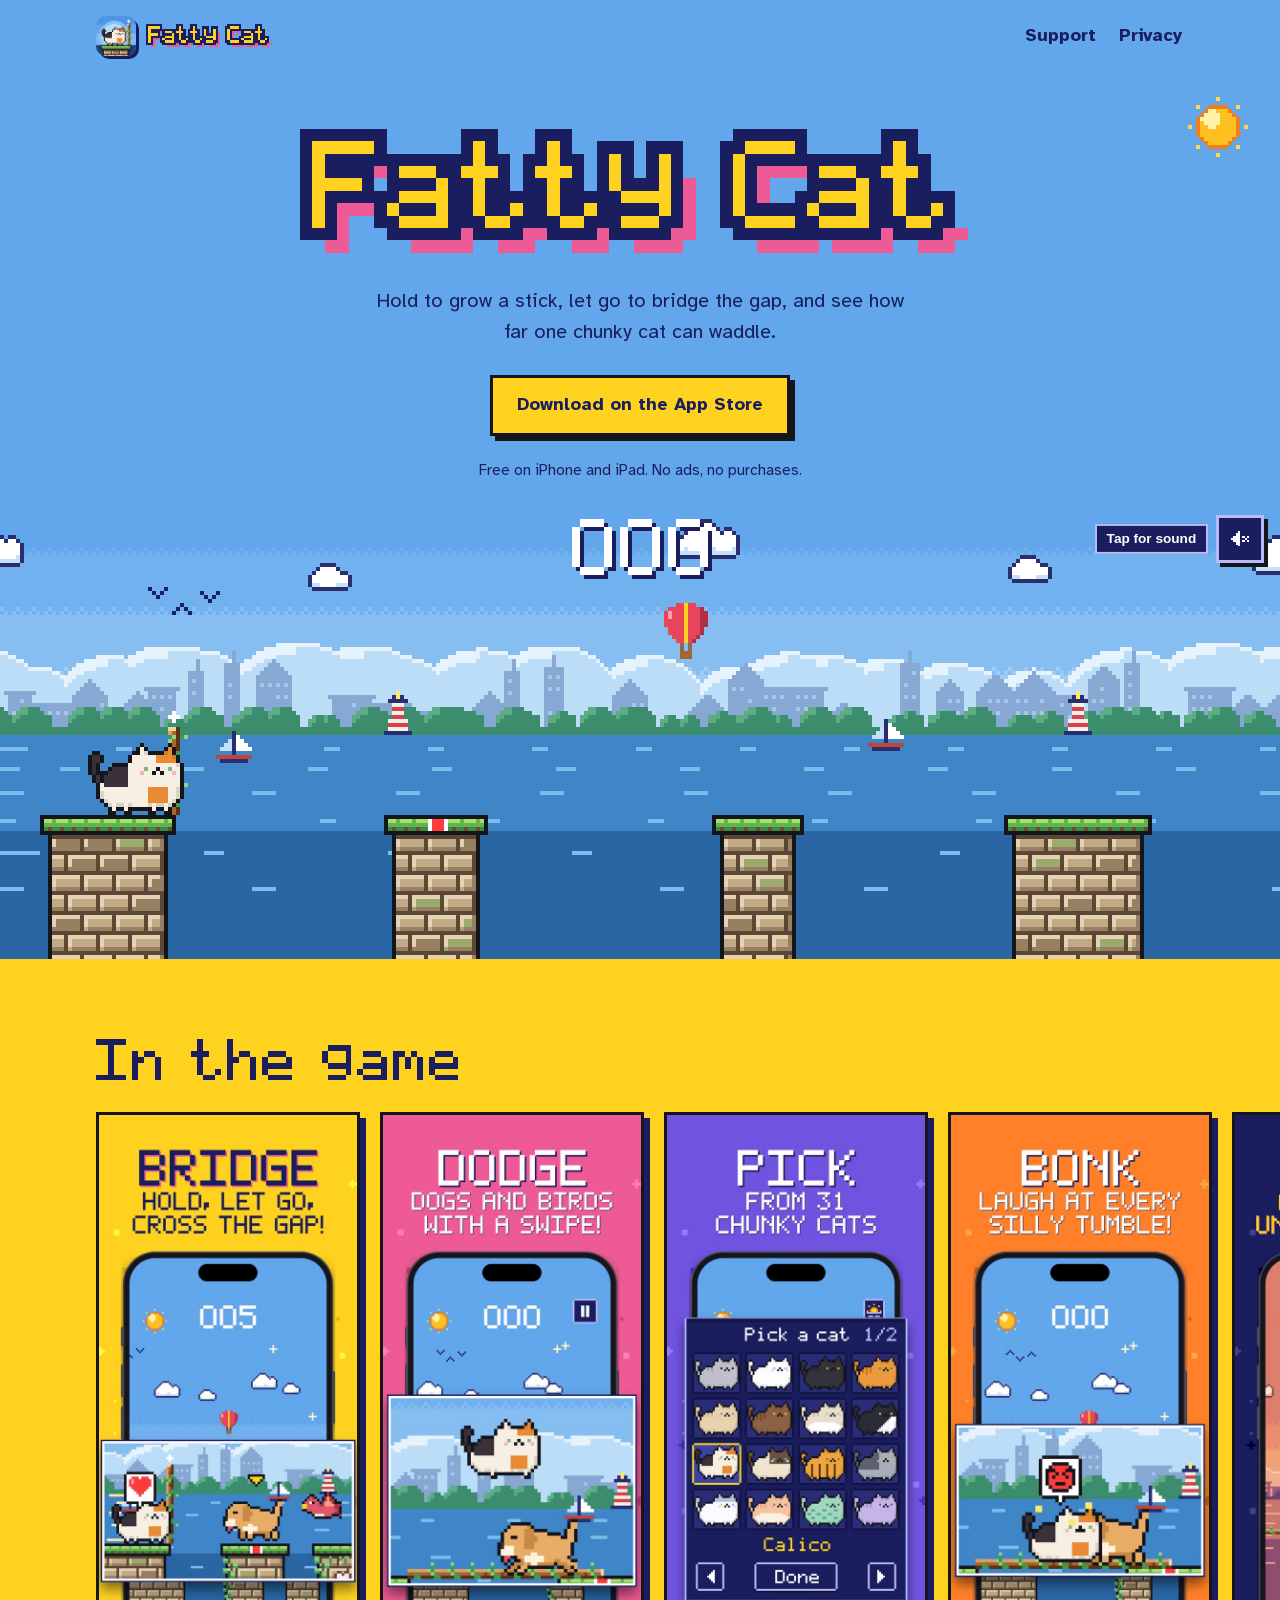
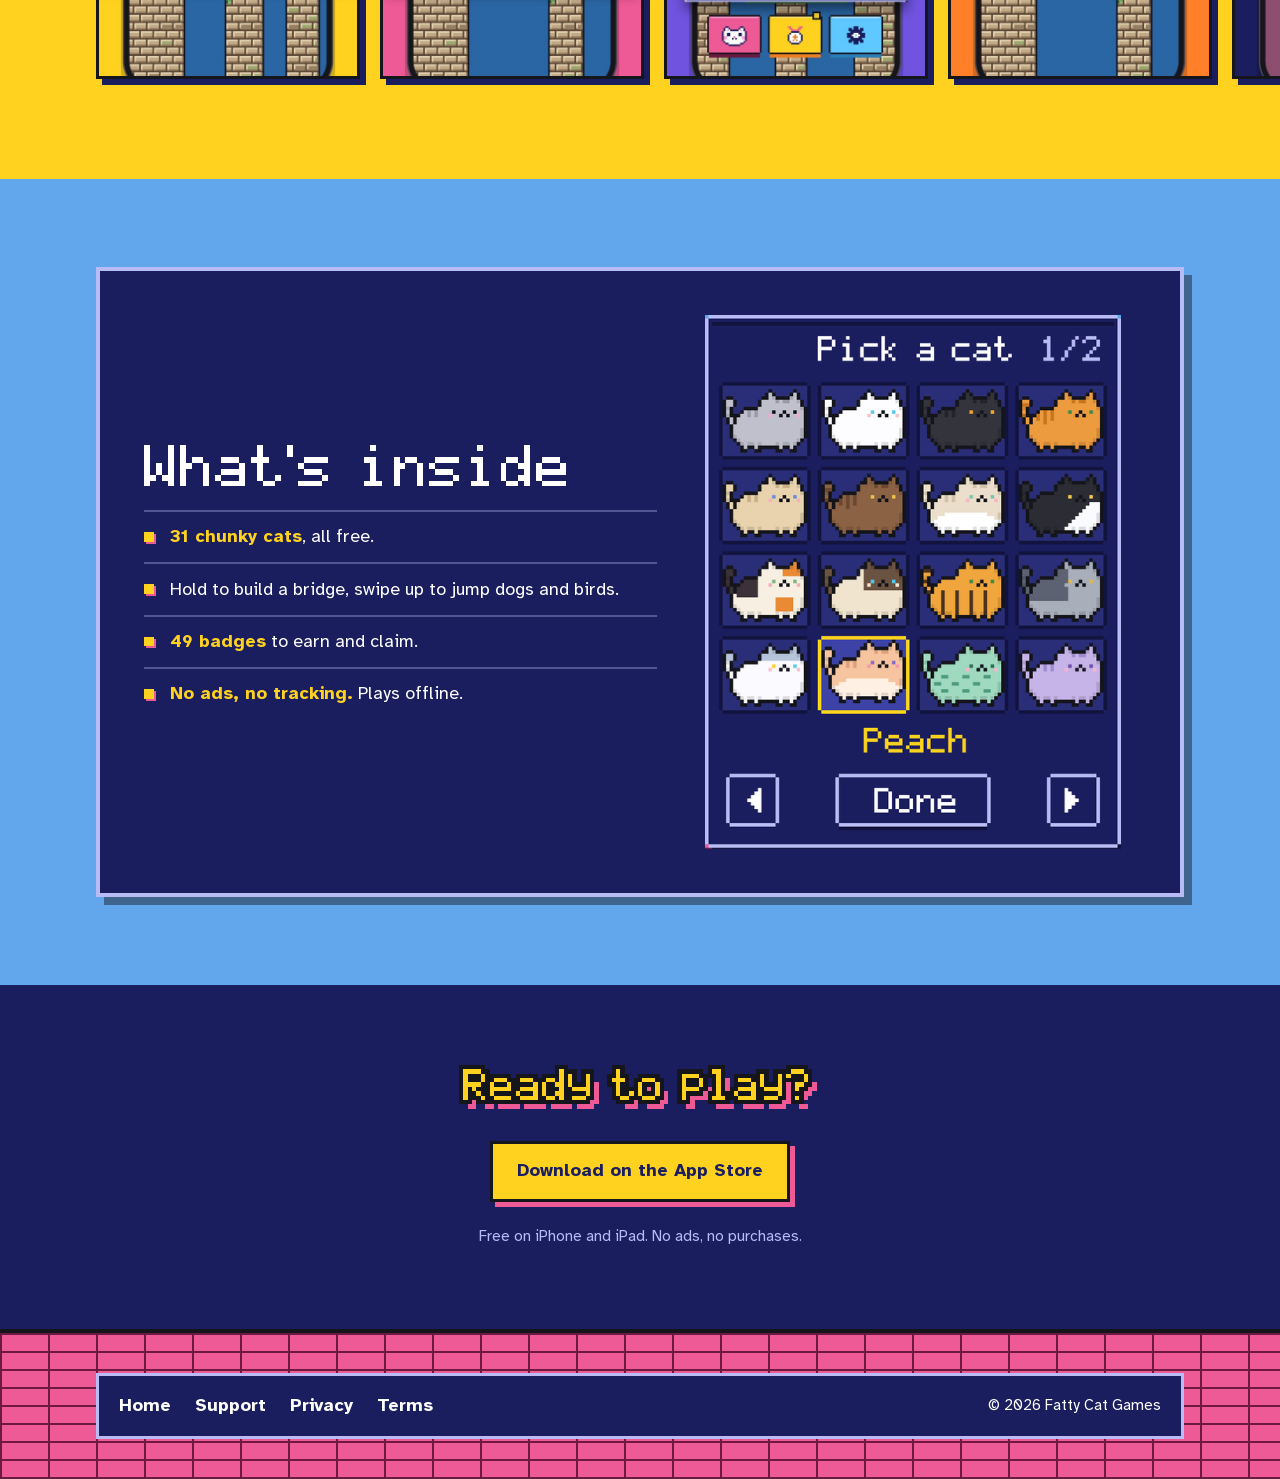
<file: index.html>
<!doctype html>
<html lang="en">
<head>
<meta charset="utf-8">
<meta name="viewport" content="width=device-width, initial-scale=1">
<title>Fatty Cat: a one-finger pixel bridge game for iPhone and iPad</title>
<meta name="description" content="Hold to grow a stick, let go to bridge the gap. A free pixel-art arcade game with 31 chunky cats, no ads and no purchases.">
<link rel="canonical" href="https://hienhodeveloper.github.io/fatty-cat-site/">
<meta property="og:type" content="website">
<meta property="og:title" content="Fatty Cat: a one-finger pixel bridge game for iPhone and iPad">
<meta property="og:description" content="Hold to grow a stick, let go to bridge the gap. A free pixel-art arcade game with 31 chunky cats, no ads and no purchases.">
<meta property="og:url" content="https://hienhodeveloper.github.io/fatty-cat-site/">
<meta property="og:image" content="https://hienhodeveloper.github.io/fatty-cat-site/assets/og.png">
<meta name="twitter:card" content="summary_large_image">
<meta name="apple-itunes-app" content="app-id=6810916736">
<meta name="theme-color" content="#62a6ec">
<link rel="icon" type="image/png" href="assets/favicon.png">
<link rel="apple-touch-icon" href="assets/apple-touch-icon.png">
<link rel="preload" href="assets/fonts/atkinson-400.woff2" as="font" type="font/woff2" crossorigin>
<link rel="stylesheet" href="assets/style.css?v=5">
</head>
<body>
<header class="wrap top">
  <a class="brand" href="index.html"><img src="assets/apple-touch-icon.png" alt="" width="40" height="40"><span class="px" data-px>Fatty Cat</span></a>
  <nav class="nav" aria-label="Main"><a href="support.html">Support</a><a href="privacy.html">Privacy</a></nav>
</header>
<main>
<section class="hero" aria-labelledby="title">
  <div class="wrap">
    <h1 id="title" class="px px-center" data-px>Fatty Cat</h1>
    <p class="lede">Hold to grow a stick, let go to bridge the gap, and see how far one chunky cat can waddle.</p>
    <a class="cta cta-pulse" href="https://apps.apple.com/vn/app/fatty-cat-offline-game/id6810916736" rel="noopener">Download on the App Store</a>
    <span class="cta-note">Free on iPhone and iPad. No ads, no purchases.</span>
  </div>
  <canvas id="scene" class="scene" role="img" aria-label="Pixel river scene: the cat builds a stick bridge, jumps a charging dog and a bird, and keeps crossing"></canvas>
</section>

<section class="screens" aria-labelledby="screens-title">
  <div class="wrap"><h2 id="screens-title" class="px" data-px>In the game</h2></div>
  <ul class="strip">
      <li><img src="assets/shots/01-bridge.jpg" width="540" height="1174" loading="lazy" alt="Bridge: hold, let go, cross the gap. The cat stands on a brick pillar as its stick falls toward the next one."></li>
      <li><img src="assets/shots/02-dodge.jpg" width="540" height="1174" loading="lazy" alt="Dodge dogs and birds with a swipe: the cat leaps over a charging dog."></li>
      <li><img src="assets/shots/03-pick.jpg" width="540" height="1174" loading="lazy" alt="Pick from 31 chunky cats: the Pick a cat screen with a grid of pixel cats."></li>
      <li><img src="assets/shots/04-bonk.jpg" width="540" height="1174" loading="lazy" alt="Bonk: laugh at every silly tumble when a dog knocks the cat off."></li>
      <li><img src="assets/shots/05-relax.jpg" width="540" height="1174" loading="lazy" alt="Relax under day and night skies: the cat crossing pillars at night."></li>
      <li><img src="assets/shots/06-beat.jpg" width="540" height="1174" loading="lazy" alt="Beat your best with Perfect +2: the cat lands in the middle of a pillar for a bonus."></li>
      <li><img src="assets/shots/07-play.jpg" width="540" height="1174" loading="lazy" alt="Free, no ads, no wifi needed: the Fatty Cat start screen with the Play button."></li>
      <li><img src="assets/shots/08-badges.jpg" width="540" height="1174" loading="lazy" alt="Collect 49 badges to earn and claim: the Badges screen with progress bars."></li>
  </ul>
</section>

<section class="inside wrap" aria-labelledby="inside-title">
  <div class="panel">
    <div>
      <h2 id="inside-title" class="px" data-px>What's inside</h2>
      <ul class="facts">
        <li><strong>31 chunky cats</strong>, all free.</li>
        <li>Hold to build a bridge, swipe up to jump dogs and birds.</li>
        <li><strong>49 badges</strong> to earn and claim.</li>
        <li><strong>No ads, no tracking.</strong> Plays offline.</li>
      </ul>
    </div>
    <img src="assets/cats.png" width="530" height="680" loading="lazy" alt="The Pick a cat screen showing 16 of the 31 cats, with Peach selected.">
  </div>
</section>
<section class="final" aria-labelledby="final-title">
  <div class="wrap">
    <h2 id="final-title" class="px px-center" data-px>Ready to play?</h2>
    <a class="cta" href="https://apps.apple.com/vn/app/fatty-cat-offline-game/id6810916736" rel="noopener">Download on the App Store</a>
    <span class="cta-note">Free on iPhone and iPad. No ads, no purchases.</span>
  </div>
</section>
</main>
<button id="sound" class="sound" type="button" aria-pressed="false" aria-label="Turn sound on"></button>
<footer class="foot">
  <div class="wrap">
    <nav aria-label="Footer"><a href="index.html">Home</a><a href="support.html">Support</a><a href="privacy.html">Privacy</a><a href="terms.html">Terms</a></nav>
    <small>&copy; 2026 Fatty Cat Games</small>
  </div>
</footer>
<script src="assets/pixel.js?v=5" defer></script>
<script src="assets/audio.js?v=5" defer></script>
<script src="assets/scene.js?v=5" defer></script>
</body>
</html>
</file>
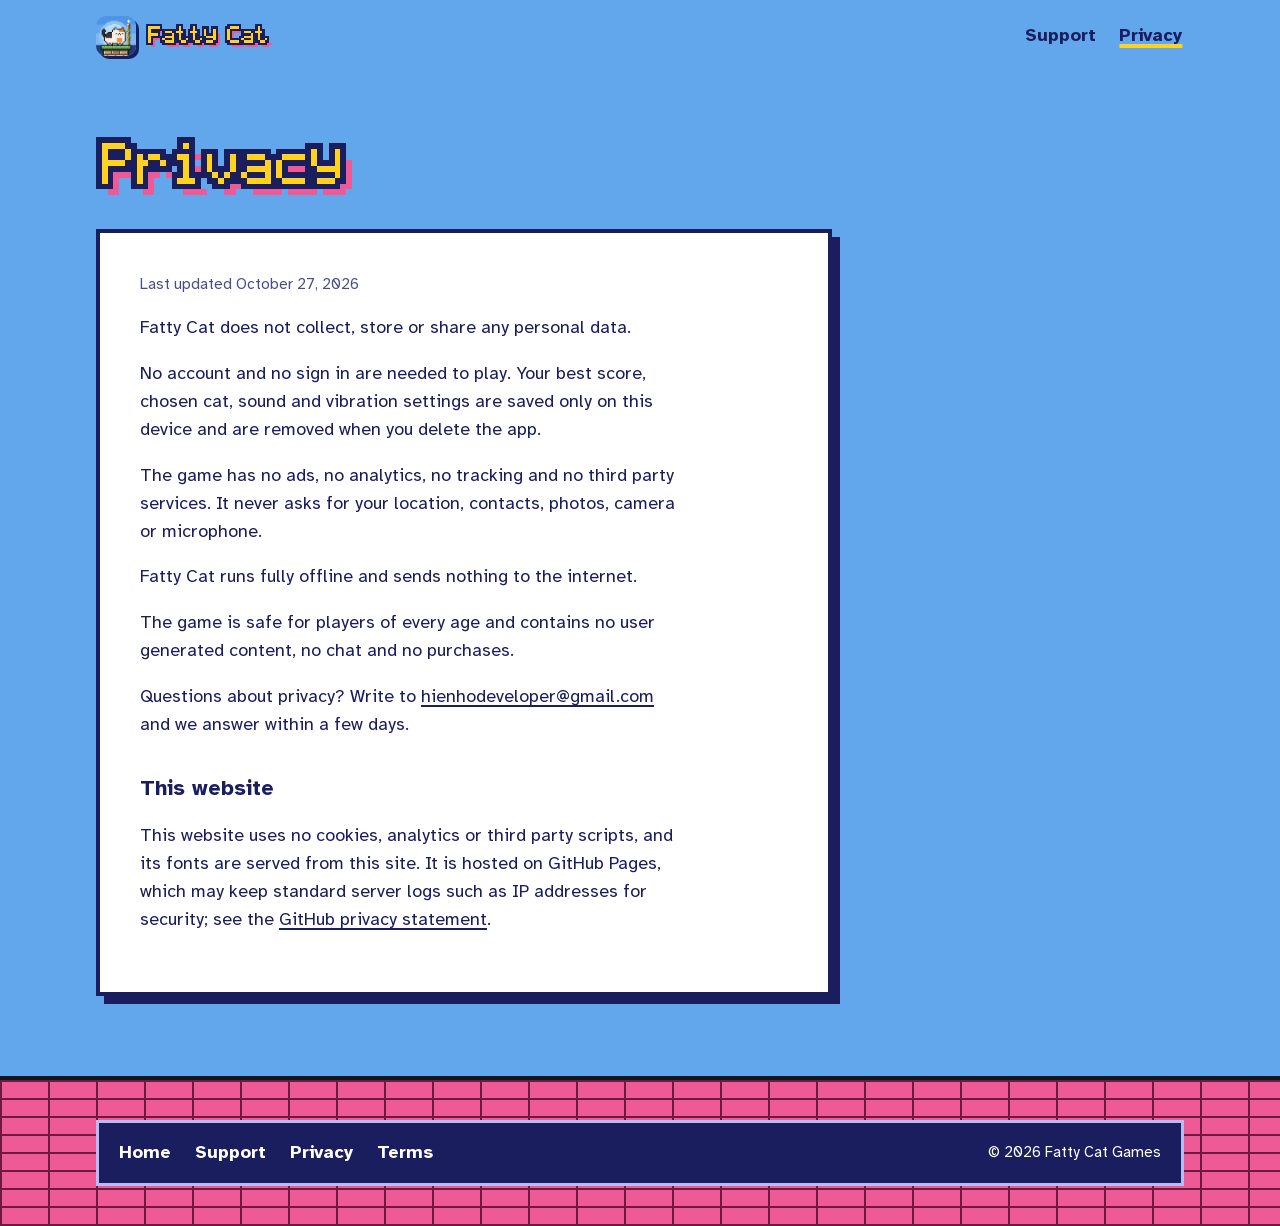
<file: privacy.html>
<!doctype html>
<html lang="en">
<head>
<meta charset="utf-8">
<meta name="viewport" content="width=device-width, initial-scale=1">
<title>Fatty Cat privacy policy</title>
<meta name="description" content="Fatty Cat does not collect, store or share any personal data.">
<link rel="canonical" href="https://hienhodeveloper.github.io/fatty-cat-site/privacy.html">
<meta property="og:type" content="website">
<meta property="og:title" content="Fatty Cat privacy policy">
<meta property="og:description" content="Fatty Cat does not collect, store or share any personal data.">
<meta property="og:url" content="https://hienhodeveloper.github.io/fatty-cat-site/privacy.html">
<meta property="og:image" content="https://hienhodeveloper.github.io/fatty-cat-site/assets/og.png">
<meta name="twitter:card" content="summary_large_image">
<meta name="theme-color" content="#62a6ec">
<link rel="icon" type="image/png" href="assets/favicon.png">
<link rel="apple-touch-icon" href="assets/apple-touch-icon.png">
<link rel="preload" href="assets/fonts/atkinson-400.woff2" as="font" type="font/woff2" crossorigin>
<link rel="stylesheet" href="assets/style.css?v=5">
</head>
<body>
<header class="wrap top">
  <a class="brand" href="index.html"><img src="assets/apple-touch-icon.png" alt="" width="40" height="40"><span class="px" data-px>Fatty Cat</span></a>
  <nav class="nav" aria-label="Main"><a href="support.html">Support</a><a href="privacy.html" aria-current="page">Privacy</a></nav>
</header>
<main>
<div class="page wrap">
  <h1 class="px" data-px>Privacy</h1>
  <article class="sheet">
    <p class="updated">Last updated October 27, 2026</p>
    <p>Fatty Cat does not collect, store or share any personal data.</p>
    <p>No account and no sign in are needed to play. Your best score, chosen cat, sound and vibration settings are saved only on this device and are removed when you delete the app.</p>
    <p>The game has no ads, no analytics, no tracking and no third party services. It never asks for your location, contacts, photos, camera or microphone.</p>
    <p>Fatty Cat runs fully offline and sends nothing to the internet.</p>
    <p>The game is safe for players of every age and contains no user generated content, no chat and no purchases.</p>
    <p>Questions about privacy? Write to <a href="mailto:hienhodeveloper@gmail.com">hienhodeveloper@gmail.com</a> and we answer within a few days.</p>
    <h2>This website</h2>
    <p>This website uses no cookies, analytics or third party scripts, and its fonts are served from this site. It is hosted on GitHub Pages, which may keep standard server logs such as IP addresses for security; see the <a href="https://docs.github.com/en/site-policy/privacy-policies/github-general-privacy-statement">GitHub privacy statement</a>.</p>
  </article>
</div>
</main>
<footer class="foot">
  <div class="wrap">
    <nav aria-label="Footer"><a href="index.html">Home</a><a href="support.html">Support</a><a href="privacy.html">Privacy</a><a href="terms.html">Terms</a></nav>
    <small>&copy; 2026 Fatty Cat Games</small>
  </div>
</footer>
<script src="assets/pixel.js?v=5" defer></script>
</body>
</html>
</file>
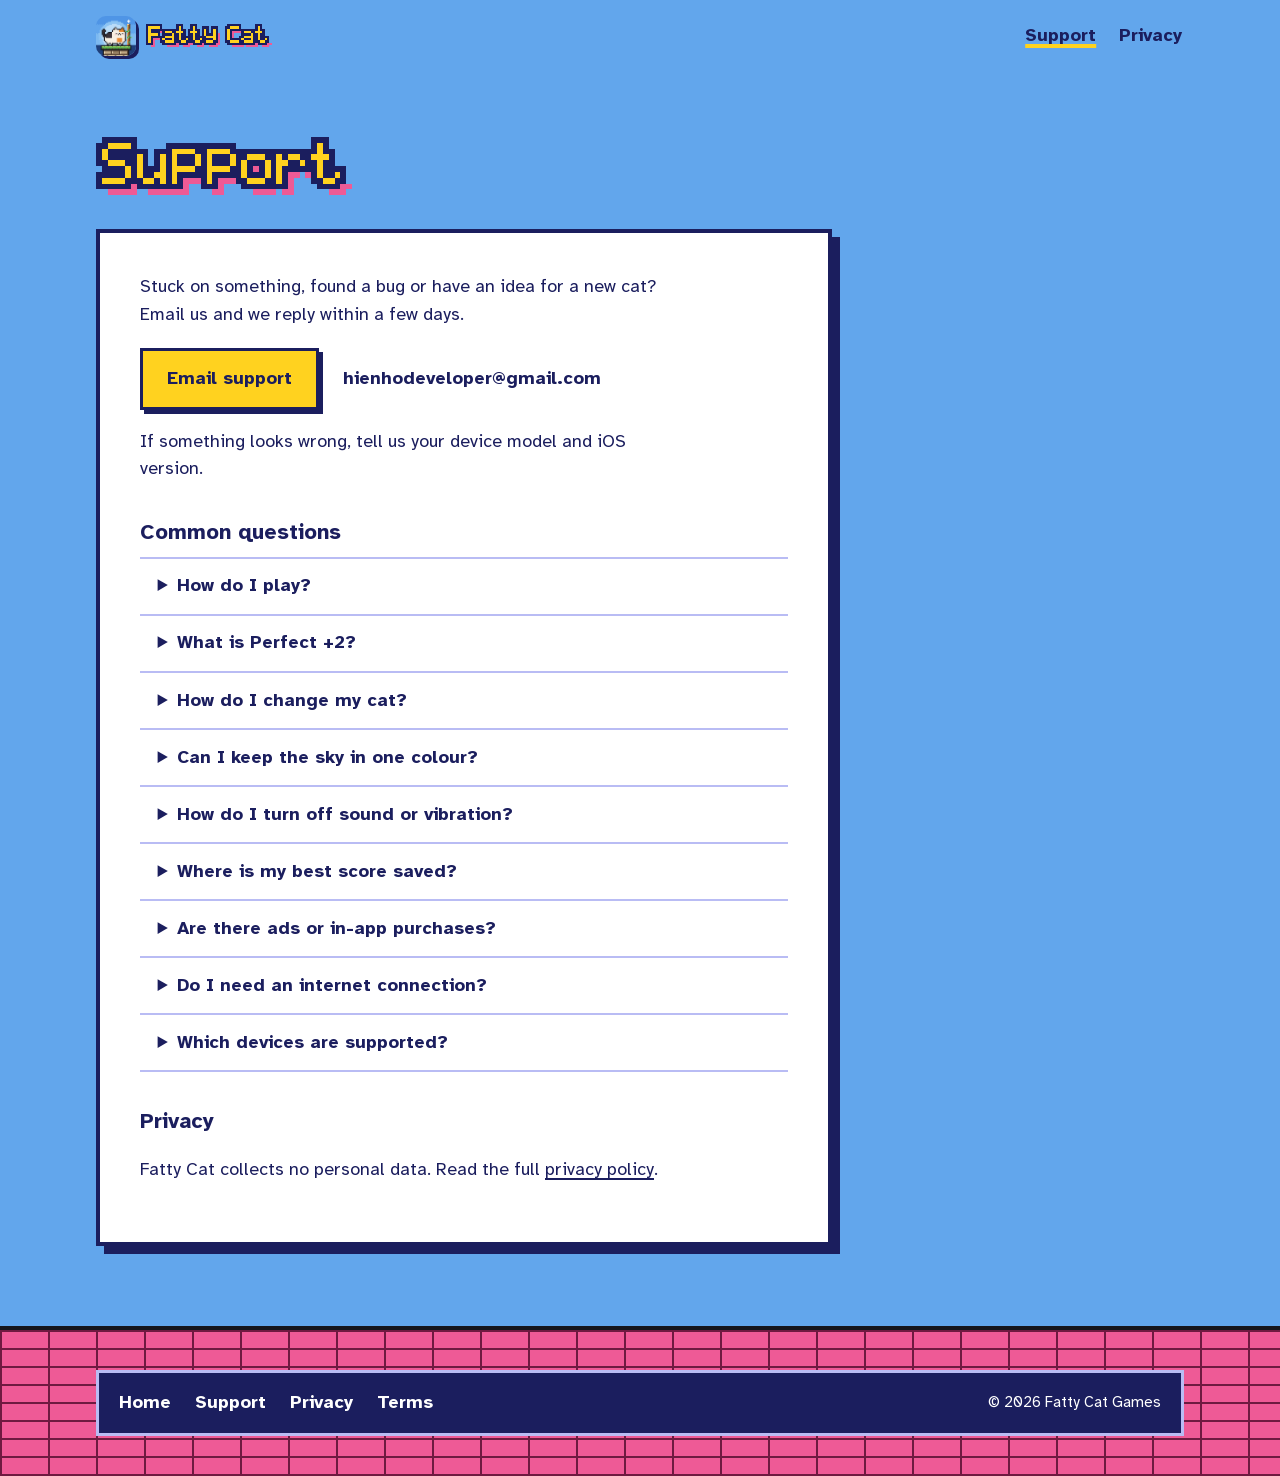
<file: support.html>
<!doctype html>
<html lang="en">
<head>
<meta charset="utf-8">
<meta name="viewport" content="width=device-width, initial-scale=1">
<title>Fatty Cat support</title>
<meta name="description" content="Get help with Fatty Cat: contact support and answers to common questions.">
<link rel="canonical" href="https://hienhodeveloper.github.io/fatty-cat-site/support.html">
<meta property="og:type" content="website">
<meta property="og:title" content="Fatty Cat support">
<meta property="og:description" content="Get help with Fatty Cat: contact support and answers to common questions.">
<meta property="og:url" content="https://hienhodeveloper.github.io/fatty-cat-site/support.html">
<meta property="og:image" content="https://hienhodeveloper.github.io/fatty-cat-site/assets/og.png">
<meta name="twitter:card" content="summary_large_image">
<meta name="theme-color" content="#62a6ec">
<link rel="icon" type="image/png" href="assets/favicon.png">
<link rel="apple-touch-icon" href="assets/apple-touch-icon.png">
<link rel="preload" href="assets/fonts/atkinson-400.woff2" as="font" type="font/woff2" crossorigin>
<link rel="stylesheet" href="assets/style.css?v=5">
</head>
<body>
<header class="wrap top">
  <a class="brand" href="index.html"><img src="assets/apple-touch-icon.png" alt="" width="40" height="40"><span class="px" data-px>Fatty Cat</span></a>
  <nav class="nav" aria-label="Main"><a href="support.html" aria-current="page">Support</a><a href="privacy.html">Privacy</a></nav>
</header>
<main>
<div class="page wrap">
  <h1 class="px" data-px>Support</h1>
  <div class="sheet">
    <p>Stuck on something, found a bug or have an idea for a new cat? Email us and we reply within a few days.</p>
    <div class="contact">
      <a class="cta" href="mailto:hienhodeveloper@gmail.com?subject=Fatty%20Cat%20support">Email support</a>
      <span class="mail">hienhodeveloper@gmail.com</span>
    </div>
    <p>If something looks wrong, tell us your device model and iOS version.</p>
    <h2>Common questions</h2>
    <details>
      <summary>How do I play?</summary>
      <p>Press and hold anywhere on the screen to grow the stick. Let go and it falls across the gap. If it reaches the next pillar, your cat walks over and you score a point. Too short or too long, and the cat falls.</p>
    </details>
    <details>
      <summary>What is Perfect +2?</summary>
      <p>Every pillar has a small red mark in the middle. Drop the stick right on it and you score 2 points instead of 1.</p>
    </details>
    <details>
      <summary>How do I change my cat?</summary>
      <p>On the start screen, tap Cats, choose any of the 31 cats, then tap Done. Every cat is free.</p>
    </details>
    <details>
      <summary>Can I keep the sky in one colour?</summary>
      <p>The sky follows your clock by default. Open Settings and tap Sky to switch between Auto, Morning, Noon and Night.</p>
    </details>
    <details>
      <summary>How do I turn off sound or vibration?</summary>
      <p>Open Settings from the start screen and switch Sound or Vibration off. During a game you can also tap pause, then Sound Off.</p>
    </details>
    <details>
      <summary>Where is my best score saved?</summary>
      <p>Only on your device. Deleting the app removes your best score and chosen cat, and they don't move to a new device.</p>
    </details>
    <details>
      <summary>Are there ads or in-app purchases?</summary>
      <p>No. Fatty Cat is free, with no ads, no purchases and no account to create, so there is nothing to restore.</p>
    </details>
    <details>
      <summary>Do I need an internet connection?</summary>
      <p>No. The game works fully offline and never connects to the internet.</p>
    </details>
    <details>
      <summary>Which devices are supported?</summary>
      <p>iPhone and iPad running iOS or iPadOS 18 or later.</p>
    </details>
    <h2>Privacy</h2>
    <p>Fatty Cat collects no personal data. Read the full <a href="privacy.html">privacy policy</a>.</p>
  </div>
</div>
</main>
<footer class="foot">
  <div class="wrap">
    <nav aria-label="Footer"><a href="index.html">Home</a><a href="support.html">Support</a><a href="privacy.html">Privacy</a><a href="terms.html">Terms</a></nav>
    <small>&copy; 2026 Fatty Cat Games</small>
  </div>
</footer>
<script src="assets/pixel.js?v=5" defer></script>
</body>
</html>
</file>
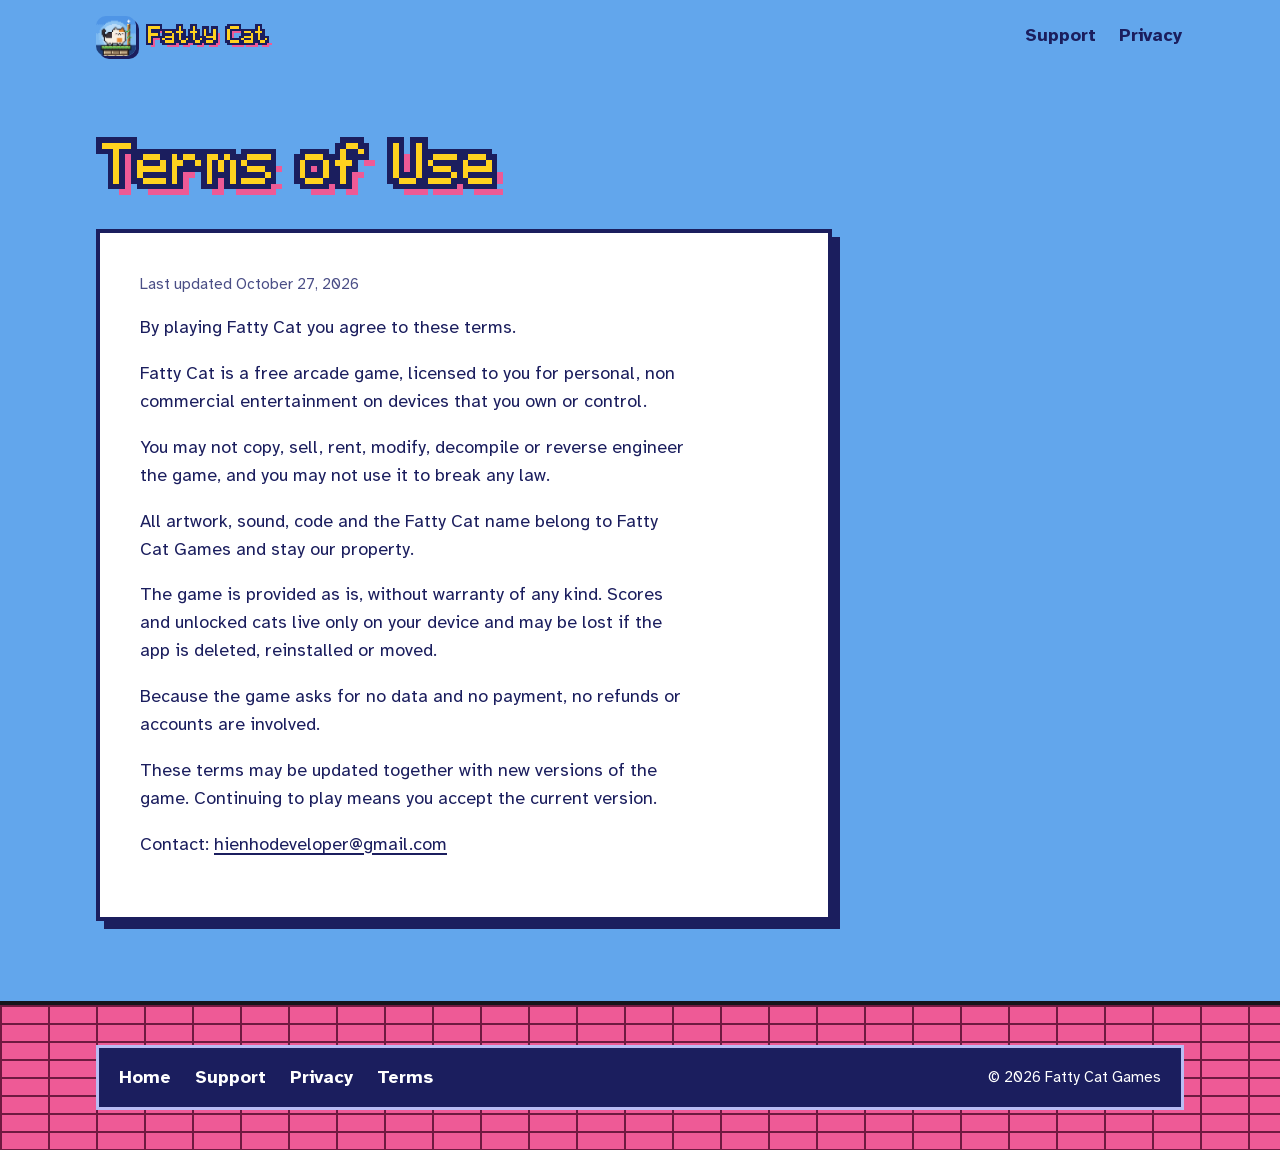
<file: terms.html>
<!doctype html>
<html lang="en">
<head>
<meta charset="utf-8">
<meta name="viewport" content="width=device-width, initial-scale=1">
<title>Fatty Cat terms of use</title>
<meta name="description" content="The terms for playing Fatty Cat.">
<link rel="canonical" href="https://hienhodeveloper.github.io/fatty-cat-site/terms.html">
<meta property="og:type" content="website">
<meta property="og:title" content="Fatty Cat terms of use">
<meta property="og:description" content="The terms for playing Fatty Cat.">
<meta property="og:url" content="https://hienhodeveloper.github.io/fatty-cat-site/terms.html">
<meta property="og:image" content="https://hienhodeveloper.github.io/fatty-cat-site/assets/og.png">
<meta name="twitter:card" content="summary_large_image">
<meta name="theme-color" content="#62a6ec">
<link rel="icon" type="image/png" href="assets/favicon.png">
<link rel="apple-touch-icon" href="assets/apple-touch-icon.png">
<link rel="preload" href="assets/fonts/atkinson-400.woff2" as="font" type="font/woff2" crossorigin>
<link rel="stylesheet" href="assets/style.css?v=5">
</head>
<body>
<header class="wrap top">
  <a class="brand" href="index.html"><img src="assets/apple-touch-icon.png" alt="" width="40" height="40"><span class="px" data-px>Fatty Cat</span></a>
  <nav class="nav" aria-label="Main"><a href="support.html">Support</a><a href="privacy.html">Privacy</a></nav>
</header>
<main>
<div class="page wrap">
  <h1 class="px" data-px>Terms of Use</h1>
  <article class="sheet">
    <p class="updated">Last updated October 27, 2026</p>
    <p>By playing Fatty Cat you agree to these terms.</p>
    <p>Fatty Cat is a free arcade game, licensed to you for personal, non commercial entertainment on devices that you own or control.</p>
    <p>You may not copy, sell, rent, modify, decompile or reverse engineer the game, and you may not use it to break any law.</p>
    <p>All artwork, sound, code and the Fatty Cat name belong to Fatty Cat Games and stay our property.</p>
    <p>The game is provided as is, without warranty of any kind. Scores and unlocked cats live only on your device and may be lost if the app is deleted, reinstalled or moved.</p>
    <p>Because the game asks for no data and no payment, no refunds or accounts are involved.</p>
    <p>These terms may be updated together with new versions of the game. Continuing to play means you accept the current version.</p>
    <p>Contact: <a href="mailto:hienhodeveloper@gmail.com">hienhodeveloper@gmail.com</a></p>
  </article>
</div>
</main>
<footer class="foot">
  <div class="wrap">
    <nav aria-label="Footer"><a href="index.html">Home</a><a href="support.html">Support</a><a href="privacy.html">Privacy</a><a href="terms.html">Terms</a></nav>
    <small>&copy; 2026 Fatty Cat Games</small>
  </div>
</footer>
<script src="assets/pixel.js?v=5" defer></script>
</body>
</html>
</file>
<file: assets/style.css>
/* Fatty Cat — colours come straight from the game's Palette.swift / SkyTheme.swift */
@font-face {
  font-family: "Atkinson Hyperlegible"; font-style: normal; font-weight: 400; font-display: swap;
  src: url("fonts/atkinson-400.woff2") format("woff2");
}
@font-face {
  font-family: "Atkinson Hyperlegible"; font-style: normal; font-weight: 700; font-display: swap;
  src: url("fonts/atkinson-700.woff2") format("woff2");
}
:root {
  --sky: #62a6ec;
  --navy: #1b1e5e;
  --lavender: #b9bcf4;
  --yellow: #ffd21f;
  --pink: #ee5a96;
  --pink-dark: #6e1a40;
  --outline: #15151c;
  --white: #ffffff;
  --measure: 34rem;
  color-scheme: light;
}

* { box-sizing: border-box; }
html { -webkit-text-size-adjust: 100%; }
body {
  margin: 0;
  background: var(--sky);
  color: var(--navy);
  font: 400 1.125rem/1.55 "Atkinson Hyperlegible", system-ui, -apple-system, "Segoe UI", sans-serif;
}
img { display: block; max-width: 100%; height: auto; }
a { color: inherit; text-underline-offset: 0.18em; text-decoration-thickness: 2px; }
a:hover { text-decoration-color: var(--pink); }
:focus-visible { outline: 3px solid var(--yellow); outline-offset: 3px; box-shadow: 0 0 0 6px var(--navy); }

.sr {
  position: absolute; width: 1px; height: 1px; overflow: hidden;
  clip: rect(0 0 0 0); white-space: nowrap;
}
.wrap { width: min(100% - 2rem, 68rem); margin-inline: auto; }

/* Pixel headings: SVG drawn by pixel.js from the game's 5x7 font */
.px { margin: 0; font-weight: 700; line-height: 1.1; --px-fill: var(--navy); }
.px svg { display: block; height: var(--px-h, 2rem); width: auto; max-width: 100%; }
.px-center svg { margin-inline: auto; }

/* ── Header ── */
.top {
  display: flex; align-items: center; justify-content: space-between; gap: 1rem;
  padding-block: 1rem;
}
.brand { display: flex; align-items: center; gap: 0.6rem; text-decoration: none; }
.brand img { width: 40px; height: 40px; border-radius: 10px; box-shadow: 3px 3px 0 var(--navy); }
.brand .px { --px-h: 1.6rem; --px-fill: var(--yellow); --px-extrude: var(--pink); --px-outline: var(--navy); }
.nav { display: flex; gap: 1.25rem; font-weight: 700; }
.nav a { text-decoration: none; padding: 0.4rem 0.1rem; }
.nav a:hover, .nav a[aria-current] { text-decoration: underline; text-decoration-color: var(--yellow); text-decoration-thickness: 4px; }

/* ── Hero ── */
.hero { --u: 3px; position: relative; overflow: hidden; background: var(--sky); text-align: center; padding-top: clamp(1.5rem, 5vw, 3.5rem); }
.hero::before {
  content: ""; position: absolute; display: none; top: 1.5rem; right: 2rem; width: calc(15 * var(--u)); height: calc(15 * var(--u));
  background: url(sun.png) 0 0 / 100% 100% no-repeat; image-rendering: pixelated;
}
.hero > .wrap { position: relative; }
/* The game's own river scene (cat, dog, bird, pillars), mirrored so it tiles edge to edge */
.scene {
  display: block; height: calc(113 * var(--u)); margin-top: 1.5rem;
  background: url(scene.png) calc(2 * var(--u) * 5) bottom / calc(240 * var(--u)) calc(113 * var(--u)) repeat-x;
  image-rendering: pixelated;
}
@media (min-width: 700px) { .hero { --u: 4px; } }
@media (min-width: 960px) { .hero::before { display: block; } }
.hero h1 { --px-h: clamp(4.25rem, 15vw, 8.5rem); --px-fill: var(--yellow); --px-extrude: var(--pink); --px-outline: var(--navy); }
.lede { max-width: var(--measure); margin: 1.25rem auto 1.75rem; font-size: 1.25rem; }
.cta {
  display: inline-block; padding: 0.85rem 1.5rem; font-weight: 700; font-size: 1.125rem;
  background: var(--yellow); color: var(--navy); text-decoration: none;
  border: 3px solid var(--outline); box-shadow: 5px 5px 0 var(--outline);
}
a.cta:hover { transform: translate(2px, 2px); box-shadow: 3px 3px 0 var(--outline); }
a.cta:active { transform: translate(5px, 5px); box-shadow: none; }
.cta-note { display: block; margin-top: 0.9rem; font-size: 0.95rem; }

/* Top button: a hop with a growing shadow, plus a shine sweep, every few seconds. Hover or focus calms it. */
a.cta { position: relative; overflow: hidden; }
a.cta-pulse { animation: cta-hop 2.6s cubic-bezier(.3,.7,.4,1) infinite; }
a.cta-pulse::after {
  content: ""; position: absolute; top: 0; bottom: 0; left: -60%; width: 40%;
  background: linear-gradient(100deg, transparent, rgba(255,255,255,.75), transparent);
  transform: skewX(-20deg); animation: cta-shine 2.6s ease-in-out infinite;
}
a.cta-pulse:hover, a.cta-pulse:focus-visible, a.cta-pulse:active { animation: none; }
@keyframes cta-hop {
  0%, 55%, 100% { transform: translateY(0); box-shadow: 5px 5px 0 var(--outline); }
  65% { transform: translateY(-9px); box-shadow: 5px 14px 0 var(--outline); }
  75% { transform: translateY(0); box-shadow: 5px 5px 0 var(--outline); }
  84% { transform: translateY(-4px); box-shadow: 5px 9px 0 var(--outline); }
  92% { transform: translateY(0); box-shadow: 5px 5px 0 var(--outline); }
}
@keyframes cta-shine { 0%, 45% { left: -60%; } 70%, 100% { left: 130%; } }

/* ── Floating sound button: follows the visitor down the page ── */
.sound {
  position: fixed; z-index: 50; right: max(1rem, env(safe-area-inset-right)); bottom: max(1rem, env(safe-area-inset-bottom));
  width: 3rem; height: 3rem; padding: 0.75rem; display: grid; place-items: center; cursor: pointer;
  background: var(--navy); color: var(--white); border: 3px solid var(--lavender); box-shadow: 4px 4px 0 var(--outline);
}
/* Sound is on but the browser is still waiting for a first tap: ring pulse and a short hint. */
.sound.pending { animation: sound-ring 1.6s ease-out infinite; }
.sound.pending::before {
  content: "Tap for sound"; position: absolute; right: calc(100% + 0.7rem); top: 50%; transform: translateY(-50%);
  padding: 0.35rem 0.6rem; white-space: nowrap; font-size: 0.85rem; font-weight: 700;
  background: var(--navy); color: var(--white); border: 2px solid var(--lavender);
}
@keyframes sound-ring { 0% { box-shadow: 4px 4px 0 var(--outline), 0 0 0 0 rgba(255,210,31,.9); } 100% { box-shadow: 4px 4px 0 var(--outline), 0 0 0 14px rgba(255,210,31,0); } }
@media (prefers-reduced-motion: reduce) { .sound.pending { animation: none; } }
.sound.docked { top: var(--sound-top, 1rem); bottom: auto; }
.sound svg { width: 100%; height: auto; }
.sound.is-on { background: var(--yellow); color: var(--navy); border-color: var(--outline); }
.sound:hover { transform: translate(2px, 2px); box-shadow: 2px 2px 0 var(--outline); }
.sound:active { transform: translate(4px, 4px); box-shadow: none; }

/* ── Closing call to action ── */
.final { background: var(--navy); color: var(--white); text-align: center; padding-block: clamp(3rem, 9vw, 5rem); }
.final h2 { --px-h: clamp(1.9rem, 6vw, 3rem); --px-fill: var(--yellow); --px-extrude: var(--pink); --px-outline: var(--outline); margin-bottom: 1.75rem; }
.final .cta { box-shadow: 5px 5px 0 var(--pink); border-color: var(--outline); }
.final .cta:hover { box-shadow: 3px 3px 0 var(--pink); }
.final .cta-note { color: var(--lavender); }

/* ── Screens ── */
.screens { background: var(--yellow); padding-block: clamp(3rem, 8vw, 5rem); }
.screens h2 { --px-h: clamp(1.9rem, 5vw, 2.6rem); }
.strip {
  display: flex; gap: 1.25rem; overflow-x: auto; scroll-snap-type: x mandatory;
  padding: 2rem max(1rem, calc((100% - 68rem) / 2)) 1.25rem; margin: 0;
  list-style: none; scrollbar-color: var(--navy) transparent;
}
.strip li { flex: 0 0 auto; scroll-snap-align: center; }
.strip img {
  width: clamp(13rem, 60vw, 16.5rem); border: 3px solid var(--outline);
  box-shadow: 6px 6px 0 var(--navy);
}

/* ── Panel (echoes the in-game "Pick a cat" panel) ── */
.inside { padding-block: clamp(3rem, 8vw, 5.5rem); }
.panel {
  background: var(--navy); color: var(--white);
  border: 4px solid var(--lavender); box-shadow: 8px 8px 0 rgba(21, 21, 28, 0.45);
  padding: clamp(1.5rem, 4vw, 2.75rem);
  display: grid; gap: 2rem; align-items: center;
}
@media (min-width: 52rem) { .panel { grid-template-columns: 1.15fr 1fr; } }
.panel h2 { --px-h: clamp(1.9rem, 5vw, 2.6rem); --px-fill: var(--white); }
.facts { margin: 1.5rem 0 0; padding: 0; list-style: none; max-width: var(--measure); }
.facts li { padding: 0.7rem 0 0.7rem 1.6rem; border-top: 2px solid rgba(185, 188, 244, 0.35); position: relative; }
.facts li::before {
  content: ""; position: absolute; left: 0; top: 1.25rem; width: 0.6rem; height: 0.6rem;
  background: var(--yellow); box-shadow: 2px 2px 0 var(--pink);
}
.facts strong { color: var(--yellow); }
.panel img { justify-self: center; width: min(100%, 26rem); }

/* ── Text pages ── */
.page { padding-block: clamp(2rem, 6vw, 4rem) clamp(3rem, 8vw, 5rem); }
.page h1 { --px-h: clamp(2.6rem, 9vw, 4rem); --px-fill: var(--yellow); --px-extrude: var(--pink); --px-outline: var(--navy); }
.sheet {
  background: var(--white); border: 4px solid var(--navy); box-shadow: 8px 8px 0 var(--navy);
  padding: clamp(1.25rem, 4vw, 2.5rem); margin-top: 1.75rem; max-width: 46rem;
}
.sheet > :first-child { margin-top: 0; }
.sheet h2 { font-size: 1.35rem; margin: 2rem 0 0.5rem; }
.sheet p, .sheet li { max-width: var(--measure); }
.contact { display: flex; flex-wrap: wrap; align-items: center; gap: 1rem 1.5rem; margin: 1.25rem 0 0.5rem; }
.contact .cta { box-shadow: 4px 4px 0 var(--navy); border-color: var(--navy); }
.mail { font-weight: 700; word-break: break-all; }
details { border-top: 2px solid var(--lavender); }
details:last-of-type { border-bottom: 2px solid var(--lavender); }
summary { cursor: pointer; font-weight: 700; padding: 0.85rem 0; margin-left: 1.1rem; display: list-item; }
details p { margin: 0 0 1rem 1.1rem; }
.updated { font-size: 0.95rem; color: #4a4e86; }

/* ── Footer: a row of pillar bricks ── */
.foot {
  background-color: var(--pink);
  background-image:
    linear-gradient(var(--pink-dark) 2px, transparent 2px),
    linear-gradient(90deg, var(--pink-dark) 2px, transparent 2px);
  background-size: 48px 18px, 48px 36px;
  border-top: 4px solid var(--outline);
  padding-block: 2.5rem;
}
.foot .wrap {
  display: flex; flex-wrap: wrap; gap: 1rem 2rem; align-items: center; justify-content: space-between;
  background: var(--navy); color: var(--white); padding: 1rem 1.25rem; border: 3px solid var(--lavender);
}
.foot nav { display: flex; flex-wrap: wrap; gap: 0.5rem 1.5rem; font-weight: 700; }
.foot nav a { text-decoration: none; }
.foot nav a:hover { text-decoration: underline; text-decoration-color: var(--yellow); }
.foot small { font-size: 0.95rem; }

@media (max-width: 30rem) {
  body { font-size: 1.0625rem; }
  .nav { gap: 0.9rem; font-size: 1rem; }
  .brand .px { display: none; }
}
@media (prefers-reduced-motion: reduce) {
  a.cta:hover, a.cta:active { transform: none; }
  a.cta-pulse, a.cta-pulse::after { animation: none; }
}
</file>
